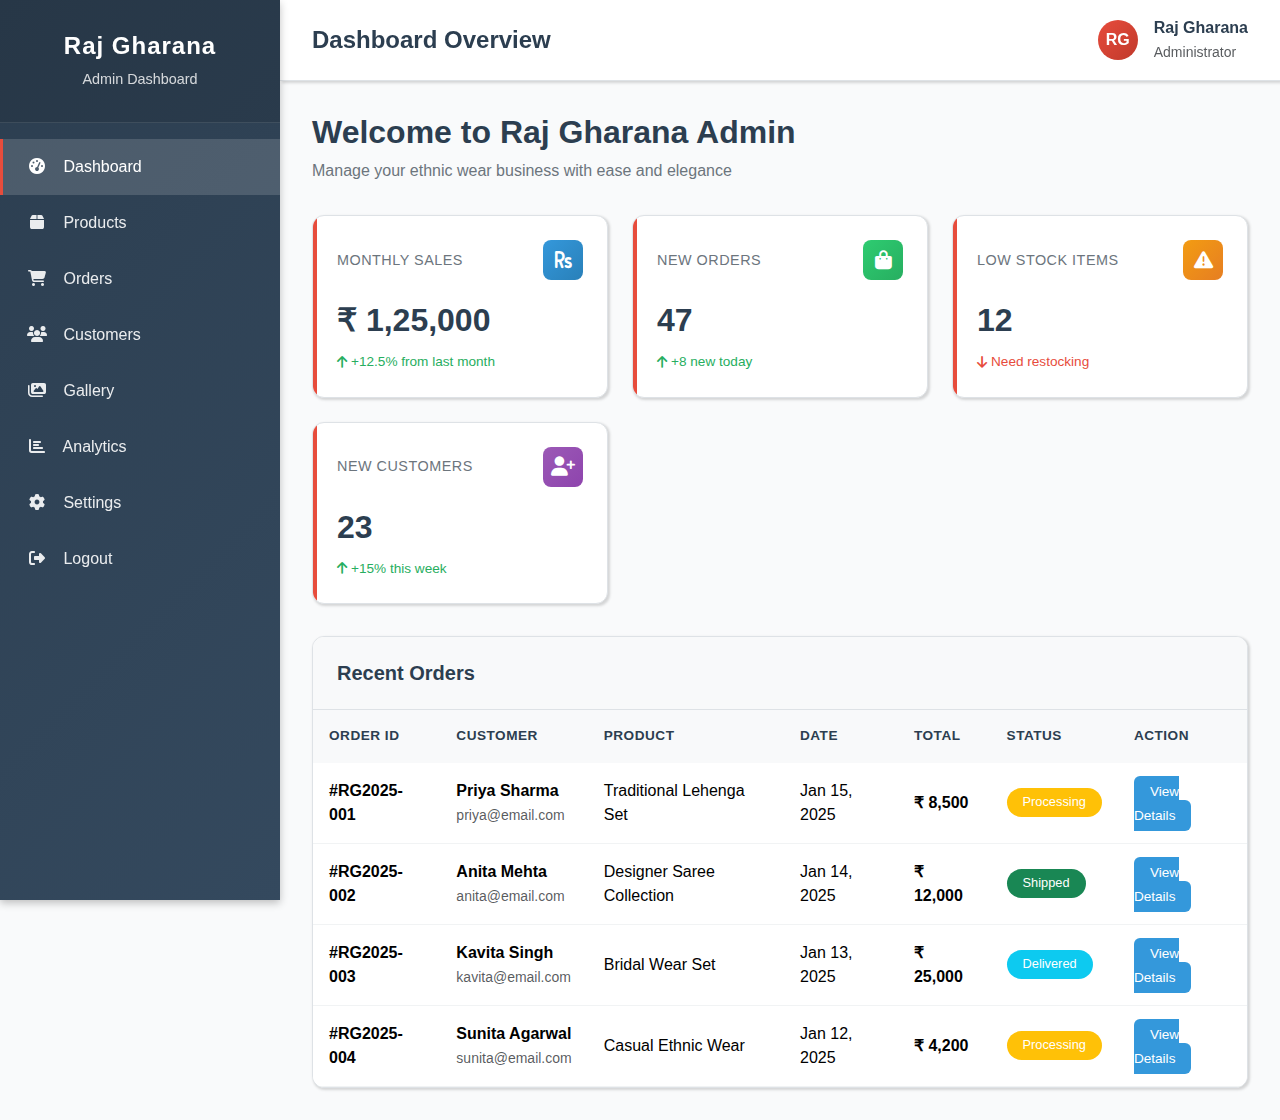
<file: admin-panel.html>
<!DOCTYPE html>
<html lang="en">
<head>
    <meta charset="UTF-8">
    <meta name="viewport" content="width=device-width, initial-scale=1.0">
    <title>Raj Gharana Admin Dashboard</title>
    <link href="https://cdn.jsdelivr.net/npm/bootstrap@5.3.3/dist/css/bootstrap.min.css" rel="stylesheet">
    <link href="https://cdnjs.cloudflare.com/ajax/libs/font-awesome/6.4.0/css/all.min.css" rel="stylesheet">
    <style>
        :root {
            --primary-color: #2c3e50;
            --secondary-color: #f8f9fa;
            --accent-color: #e74c3c;
            --text-dark: #2c3e50;
            --text-light: #6c757d;
            --border-color: #dee2e6;
            --shadow: rgba(0, 0, 0, 0.15) 1.95px 1.95px 2.6px;
            --shadow-hover: rgba(0, 0, 0, 0.24) 0px 3px 8px;
        }

        * {
            margin: 0;
            padding: 0;
            box-sizing: border-box;
        }

        body {
            font-family: 'Segoe UI', Tahoma, Geneva, Verdana, sans-serif;
            background-color: #f9fafb;
            color: var(--text-dark);
        }

        /* Sidebar Styles */
        #sidebar {
            height: 100vh;
            background: linear-gradient(135deg, var(--primary-color) 0%, #34495e 100%);
            color: white;
            padding: 0;
            position: fixed;
            left: 0;
            top: 0;
            width: 280px;
            z-index: 1000;
            box-shadow: var(--shadow-hover);
            transition: all 0.3s ease;
        }

        .sidebar-header {
            padding: 2rem 1.5rem;
            border-bottom: 1px solid rgba(255, 255, 255, 0.1);
            text-align: center;
            background: rgba(0, 0, 0, 0.1);
        }

        .sidebar-header h3 {
            margin: 0;
            font-weight: 600;
            font-size: 1.5rem;
            letter-spacing: 1px;
        }

        .sidebar-header .subtitle {
            font-size: 0.9rem;
            opacity: 0.8;
            margin-top: 0.5rem;
        }

        .sidebar-menu {
            padding: 1rem 0;
        }

        .menu-item {
            display: block;
            padding: 1rem 1.5rem;
            color: rgba(255, 255, 255, 0.9);
            text-decoration: none;
            transition: all 0.3s ease;
            border-left: 3px solid transparent;
            position: relative;
        }

        .menu-item:hover {
            background: rgba(255, 255, 255, 0.1);
            color: white;
            border-left-color: var(--accent-color);
            transform: translateX(5px);
        }

        .menu-item.active {
            background: rgba(255, 255, 255, 0.15);
            color: white;
            border-left-color: var(--accent-color);
        }

        .menu-item i {
            width: 20px;
            margin-right: 12px;
            text-align: center;
        }

        /* Main Content */
        #main-content {
            margin-left: 280px;
            min-height: 100vh;
            transition: all 0.3s ease;
        }

        .top-navbar {
            background: white;
            padding: 1rem 2rem;
            box-shadow: var(--shadow);
            border-bottom: 1px solid var(--border-color);
            position: sticky;
            top: 0;
            z-index: 999;
        }

        .navbar-brand {
            font-size: 1.5rem;
            font-weight: 600;
            color: var(--primary-color);
            text-decoration: none;
        }

        .user-profile {
            display: flex;
            align-items: center;
            gap: 1rem;
        }

        .user-avatar {
            width: 40px;
            height: 40px;
            border-radius: 50%;
            background: linear-gradient(135deg, var(--accent-color), #c0392b);
            display: flex;
            align-items: center;
            justify-content: center;
            color: white;
            font-weight: 600;
        }

        /* Dashboard Content */
        .dashboard-content {
            padding: 2rem;
        }

        .page-title {
            font-size: 2rem;
            font-weight: 600;
            color: var(--primary-color);
            margin-bottom: 0.5rem;
        }

        .page-subtitle {
            color: var(--text-light);
            margin-bottom: 2rem;
        }

        /* Stats Cards */
        .stats-grid {
            display: grid;
            grid-template-columns: repeat(auto-fit, minmax(250px, 1fr));
            gap: 1.5rem;
            margin-bottom: 2rem;
        }

        .stat-card {
            background: white;
            border-radius: 12px;
            padding: 1.5rem;
            box-shadow: var(--shadow);
            border: 1px solid var(--border-color);
            transition: all 0.3s ease;
            position: relative;
            overflow: hidden;
        }

        .stat-card:hover {
            transform: translateY(-5px);
            box-shadow: var(--shadow-hover);
        }

        .stat-card::before {
            content: '';
            position: absolute;
            top: 0;
            left: 0;
            width: 4px;
            height: 100%;
            background: var(--accent-color);
        }

        .stat-header {
            display: flex;
            justify-content: space-between;
            align-items: center;
            margin-bottom: 1rem;
        }

        .stat-title {
            font-size: 0.9rem;
            color: var(--text-light);
            text-transform: uppercase;
            letter-spacing: 0.5px;
            font-weight: 500;
        }

        .stat-icon {
            width: 40px;
            height: 40px;
            border-radius: 8px;
            display: flex;
            align-items: center;
            justify-content: center;
            font-size: 1.2rem;
            color: white;
        }

        .stat-icon.sales { background: linear-gradient(135deg, #3498db, #2980b9); }
        .stat-icon.orders { background: linear-gradient(135deg, #2ecc71, #27ae60); }
        .stat-icon.stock { background: linear-gradient(135deg, #f39c12, #e67e22); }
        .stat-icon.users { background: linear-gradient(135deg, #9b59b6, #8e44ad); }

        .stat-value {
            font-size: 2rem;
            font-weight: 700;
            color: var(--primary-color);
            margin-bottom: 0.5rem;
        }

        .stat-change {
            font-size: 0.85rem;
            display: flex;
            align-items: center;
            gap: 0.25rem;
        }

        .stat-change.positive { color: #27ae60; }
        .stat-change.negative { color: #e74c3c; }

        /* Tables */
        .table-container {
            background: white;
            border-radius: 12px;
            box-shadow: var(--shadow);
            border: 1px solid var(--border-color);
            overflow: hidden;
        }

        .table-header {
            padding: 1.5rem;
            border-bottom: 1px solid var(--border-color);
            background: #f8f9fa;
        }

        .table-title {
            font-size: 1.25rem;
            font-weight: 600;
            color: var(--primary-color);
            margin: 0;
        }

        .table {
            margin: 0;
        }

        .table th {
            background: #f8f9fa;
            border: none;
            padding: 1rem;
            font-weight: 600;
            color: var(--text-dark);
            text-transform: uppercase;
            font-size: 0.85rem;
            letter-spacing: 0.5px;
        }

        .table td {
            border: none;
            padding: 1rem;
            vertical-align: middle;
            border-bottom: 1px solid #f1f3f4;
        }

        .table tbody tr:hover {
            background: #f8f9fa;
        }

        .badge {
            padding: 0.5rem 1rem;
            border-radius: 20px;
            font-size: 0.8rem;
            font-weight: 500;
        }

        .btn-action {
            padding: 0.5rem 1rem;
            border-radius: 6px;
            font-size: 0.85rem;
            font-weight: 500;
            text-decoration: none;
            transition: all 0.3s ease;
        }

        .btn-view {
            background: #3498db;
            color: white;
        }

        .btn-view:hover {
            background: #2980b9;
            color: white;
        }

        /* Responsive Design */
        @media (max-width: 768px) {
            #sidebar {
                transform: translateX(-100%);
                width: 280px;
            }

            #sidebar.show {
                transform: translateX(0);
            }

            #main-content {
                margin-left: 0;
            }

            .stats-grid {
                grid-template-columns: 1fr;
            }

            .dashboard-content {
                padding: 1rem;
            }

            .top-navbar {
                padding: 1rem;
            }
        }

        /* Mobile Menu Toggle */
        .mobile-menu-toggle {
            display: none;
            background: none;
            border: none;
            font-size: 1.5rem;
            color: var(--primary-color);
            cursor: pointer;
        }

        @media (max-width: 768px) {
            .mobile-menu-toggle {
                display: block;
            }
        }

        /* Loading Animation */
        .loading {
            display: inline-block;
            width: 20px;
            height: 20px;
            border: 3px solid #f3f3f3;
            border-top: 3px solid var(--accent-color);
            border-radius: 50%;
            animation: spin 1s linear infinite;
        }

        @keyframes spin {
            0% { transform: rotate(0deg); }
            100% { transform: rotate(360deg); }
        }

        /* Custom Scrollbar */
        ::-webkit-scrollbar {
            width: 6px;
        }

        ::-webkit-scrollbar-track {
            background: #f1f1f1;
        }

        ::-webkit-scrollbar-thumb {
            background: #c1c1c1;
            border-radius: 3px;
        }

        ::-webkit-scrollbar-thumb:hover {
            background: #a8a8a8;
        }
    </style>
</head>
<body>
    <!-- Sidebar -->
    <div id="sidebar">
        <div class="sidebar-header">
            <h3>Raj Gharana</h3>
            <div class="subtitle">Admin Dashboard</div>
        </div>
        <nav class="sidebar-menu">
            <a href="#" class="menu-item active">
                <i class="fas fa-tachometer-alt"></i>
                Dashboard
            </a>
            <a href="#" class="menu-item">
                <i class="fas fa-box"></i>
                Products
            </a>
            <a href="#" class="menu-item">
                <i class="fas fa-shopping-cart"></i>
                Orders
            </a>
            <a href="#" class="menu-item">
                <i class="fas fa-users"></i>
                Customers
            </a>
            <a href="#" class="menu-item">
                <i class="fas fa-images"></i>
                Gallery
            </a>
            <a href="#" class="menu-item">
                <i class="fas fa-chart-bar"></i>
                Analytics
            </a>
            <a href="#" class="menu-item">
                <i class="fas fa-cog"></i>
                Settings
            </a>
            <a href="#" class="menu-item">
                <i class="fas fa-sign-out-alt"></i>
                Logout
            </a>
        </nav>
    </div>

    <!-- Main Content -->
    <div id="main-content">
        <!-- Top Navbar -->
        <nav class="top-navbar">
            <div class="d-flex justify-content-between align-items-center">
                <div class="d-flex align-items-center">
                    <button class="mobile-menu-toggle me-3">
                        <i class="fas fa-bars"></i>
                    </button>
                    <a href="#" class="navbar-brand">Dashboard Overview</a>
                </div>
                <div class="user-profile">
                    <div class="user-avatar">RG</div>
                    <div>
                        <div class="fw-bold">Raj Gharana</div>
                        <small class="text-muted">Administrator</small>
                    </div>
                </div>
            </div>
        </nav>

        <!-- Dashboard Content -->
        <div class="dashboard-content">
            <h1 class="page-title">Welcome to Raj Gharana Admin</h1>
            <p class="page-subtitle">Manage your ethnic wear business with ease and elegance</p>

            <!-- Stats Grid -->
            <div class="stats-grid">
                <div class="stat-card">
                    <div class="stat-header">
                        <div class="stat-title">Monthly Sales</div>
                        <div class="stat-icon sales">
                            <i class="fas fa-rupee-sign"></i>
                        </div>
                    </div>
                    <div class="stat-value">₹ 1,25,000</div>
                    <div class="stat-change positive">
                        <i class="fas fa-arrow-up"></i>
                        <span>+12.5% from last month</span>
                    </div>
                </div>

                <div class="stat-card">
                    <div class="stat-header">
                        <div class="stat-title">New Orders</div>
                        <div class="stat-icon orders">
                            <i class="fas fa-shopping-bag"></i>
                        </div>
                    </div>
                    <div class="stat-value">47</div>
                    <div class="stat-change positive">
                        <i class="fas fa-arrow-up"></i>
                        <span>+8 new today</span>
                    </div>
                </div>

                <div class="stat-card">
                    <div class="stat-header">
                        <div class="stat-title">Low Stock Items</div>
                        <div class="stat-icon stock">
                            <i class="fas fa-exclamation-triangle"></i>
                        </div>
                    </div>
                    <div class="stat-value">12</div>
                    <div class="stat-change negative">
                        <i class="fas fa-arrow-down"></i>
                        <span>Need restocking</span>
                    </div>
                </div>

                <div class="stat-card">
                    <div class="stat-header">
                        <div class="stat-title">New Customers</div>
                        <div class="stat-icon users">
                            <i class="fas fa-user-plus"></i>
                        </div>
                    </div>
                    <div class="stat-value">23</div>
                    <div class="stat-change positive">
                        <i class="fas fa-arrow-up"></i>
                        <span>+15% this week</span>
                    </div>
                </div>
            </div>

            <!-- Recent Orders Table -->
            <div class="table-container">
                <div class="table-header">
                    <h3 class="table-title">Recent Orders</h3>
                </div>
                <div class="table-responsive">
                    <table class="table">
                        <thead>
                            <tr>
                                <th>Order ID</th>
                                <th>Customer</th>
                                <th>Product</th>
                                <th>Date</th>
                                <th>Total</th>
                                <th>Status</th>
                                <th>Action</th>
                            </tr>
                        </thead>
                        <tbody>
                            <tr>
                                <td><strong>#RG2025-001</strong></td>
                                <td>
                                    <div>
                                        <div class="fw-bold">Priya Sharma</div>
                                        <small class="text-muted">priya@email.com</small>
                                    </div>
                                </td>
                                <td>Traditional Lehenga Set</td>
                                <td>Jan 15, 2025</td>
                                <td><strong>₹ 8,500</strong></td>
                                <td><span class="badge bg-warning">Processing</span></td>
                                <td><a href="#" class="btn-action btn-view">View Details</a></td>
                            </tr>
                            <tr>
                                <td><strong>#RG2025-002</strong></td>
                                <td>
                                    <div>
                                        <div class="fw-bold">Anita Mehta</div>
                                        <small class="text-muted">anita@email.com</small>
                                    </div>
                                </td>
                                <td>Designer Saree Collection</td>
                                <td>Jan 14, 2025</td>
                                <td><strong>₹ 12,000</strong></td>
                                <td><span class="badge bg-success">Shipped</span></td>
                                <td><a href="#" class="btn-action btn-view">View Details</a></td>
                            </tr>
                            <tr>
                                <td><strong>#RG2025-003</strong></td>
                                <td>
                                    <div>
                                        <div class="fw-bold">Kavita Singh</div>
                                        <small class="text-muted">kavita@email.com</small>
                                    </div>
                                </td>
                                <td>Bridal Wear Set</td>
                                <td>Jan 13, 2025</td>
                                <td><strong>₹ 25,000</strong></td>
                                <td><span class="badge bg-info">Delivered</span></td>
                                <td><a href="#" class="btn-action btn-view">View Details</a></td>
                            </tr>
                            <tr>
                                <td><strong>#RG2025-004</strong></td>
                                <td>
                                    <div>
                                        <div class="fw-bold">Sunita Agarwal</div>
                                        <small class="text-muted">sunita@email.com</small>
                                    </div>
                                </td>
                                <td>Casual Ethnic Wear</td>
                                <td>Jan 12, 2025</td>
                                <td><strong>₹ 4,200</strong></td>
                                <td><span class="badge bg-warning">Processing</span></td>
                                <td><a href="#" class="btn-action btn-view">View Details</a></td>
                            </tr>
                        </tbody>
                    </table>
                </div>
            </div>
        </div>
    </div>

    <script src="https://cdn.jsdelivr.net/npm/bootstrap@5.3.3/dist/js/bootstrap.bundle.min.js"></script>
    <script>
        // Mobile menu toggle
        document.querySelector('.mobile-menu-toggle').addEventListener('click', function() {
            document.getElementById('sidebar').classList.toggle('show');
        });

        // Close sidebar when clicking outside on mobile
        document.addEventListener('click', function(event) {
            const sidebar = document.getElementById('sidebar');
            const toggle = document.querySelector('.mobile-menu-toggle');
            
            if (window.innerWidth <= 768 && 
                !sidebar.contains(event.target) && 
                !toggle.contains(event.target)) {
                sidebar.classList.remove('show');
            }
        });

        // Menu item active state
        document.querySelectorAll('.menu-item').forEach(item => {
            item.addEventListener('click', function(e) {
                e.preventDefault();
                
                // Remove active class from all items
                document.querySelectorAll('.menu-item').forEach(menuItem => {
                    menuItem.classList.remove('active');
                });
                
                // Add active class to clicked item
                this.classList.add('active');
            });
        });

        // Simulate loading for better UX
        window.addEventListener('load', function() {
            // Add any initialization code here
            console.log('Raj Gharana Admin Dashboard loaded successfully');
        });
    </script>
</body>
</html>
</file>
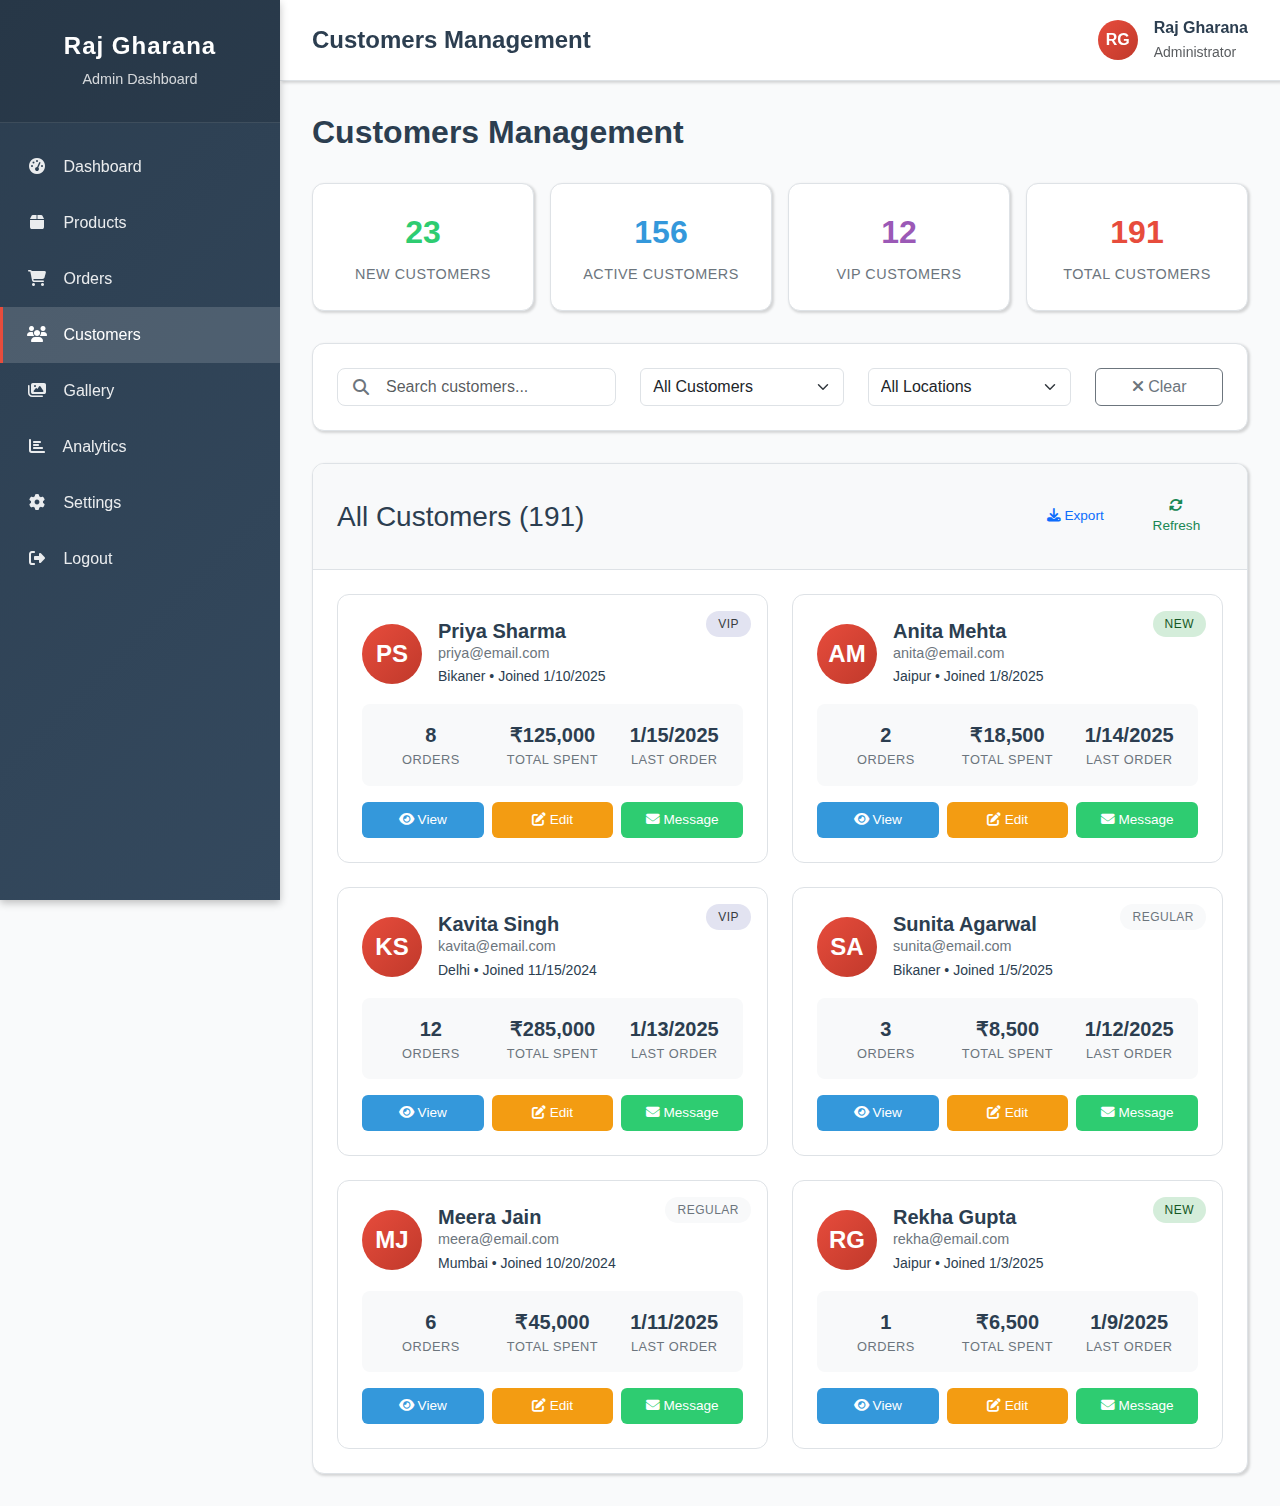
<file: customers-page.html>
<!DOCTYPE html>
<html lang="en">
<head>
    <meta charset="UTF-8">
    <meta name="viewport" content="width=device-width, initial-scale=1.0">
    <title>Customers Management - Raj Gharana Admin</title>
    <link href="https://cdn.jsdelivr.net/npm/bootstrap@5.3.3/dist/css/bootstrap.min.css" rel="stylesheet">
    <link href="https://cdnjs.cloudflare.com/ajax/libs/font-awesome/6.4.0/css/all.min.css" rel="stylesheet">
    <style>
        :root {
            --primary-color: #2c3e50;
            --secondary-color: #f8f9fa;
            --accent-color: #e74c3c;
            --text-dark: #2c3e50;
            --text-light: #6c757d;
            --border-color: #dee2e6;
            --shadow: rgba(0, 0, 0, 0.15) 1.95px 1.95px 2.6px;
            --shadow-hover: rgba(0, 0, 0, 0.24) 0px 3px 8px;
        }

        * {
            margin: 0;
            padding: 0;
            box-sizing: border-box;
        }

        body {
            font-family: 'Segoe UI', Tahoma, Geneva, Verdana, sans-serif;
            background-color: #f9fafb;
            color: var(--text-dark);
        }

        /* Sidebar Styles */
        #sidebar {
            height: 100vh;
            background: linear-gradient(135deg, var(--primary-color) 0%, #34495e 100%);
            color: white;
            padding: 0;
            position: fixed;
            left: 0;
            top: 0;
            width: 280px;
            z-index: 1000;
            box-shadow: var(--shadow-hover);
            transition: all 0.3s ease;
        }

        .sidebar-header {
            padding: 2rem 1.5rem;
            border-bottom: 1px solid rgba(255, 255, 255, 0.1);
            text-align: center;
            background: rgba(0, 0, 0, 0.1);
        }

        .sidebar-header h3 {
            margin: 0;
            font-weight: 600;
            font-size: 1.5rem;
            letter-spacing: 1px;
        }

        .sidebar-header .subtitle {
            font-size: 0.9rem;
            opacity: 0.8;
            margin-top: 0.5rem;
        }

        .sidebar-menu {
            padding: 1rem 0;
        }

        .menu-item {
            display: block;
            padding: 1rem 1.5rem;
            color: rgba(255, 255, 255, 0.9);
            text-decoration: none;
            transition: all 0.3s ease;
            border-left: 3px solid transparent;
            position: relative;
        }

        .menu-item:hover {
            background: rgba(255, 255, 255, 0.1);
            color: white;
            border-left-color: var(--accent-color);
            transform: translateX(5px);
        }

        .menu-item.active {
            background: rgba(255, 255, 255, 0.15);
            color: white;
            border-left-color: var(--accent-color);
        }

        .menu-item i {
            width: 20px;
            margin-right: 12px;
            text-align: center;
        }

        /* Main Content */
        #main-content {
            margin-left: 280px;
            min-height: 100vh;
            transition: all 0.3s ease;
        }

        .top-navbar {
            background: white;
            padding: 1rem 2rem;
            box-shadow: var(--shadow);
            border-bottom: 1px solid var(--border-color);
            position: sticky;
            top: 0;
            z-index: 999;
        }

        .navbar-brand {
            font-size: 1.5rem;
            font-weight: 600;
            color: var(--primary-color);
            text-decoration: none;
        }

        .user-profile {
            display: flex;
            align-items: center;
            gap: 1rem;
        }

        .user-avatar {
            width: 40px;
            height: 40px;
            border-radius: 50%;
            background: linear-gradient(135deg, var(--accent-color), #c0392b);
            display: flex;
            align-items: center;
            justify-content: center;
            color: white;
            font-weight: 600;
        }

        /* Page Content */
        .page-content {
            padding: 2rem;
        }

        .page-header {
            display: flex;
            justify-content: space-between;
            align-items: center;
            margin-bottom: 2rem;
        }

        .page-title {
            font-size: 2rem;
            font-weight: 600;
            color: var(--primary-color);
            margin: 0;
        }

        /* Stats Cards */
        .stats-row {
            display: grid;
            grid-template-columns: repeat(auto-fit, minmax(200px, 1fr));
            gap: 1rem;
            margin-bottom: 2rem;
        }

        .stat-card {
            background: white;
            border-radius: 12px;
            padding: 1.5rem;
            box-shadow: var(--shadow);
            border: 1px solid var(--border-color);
            text-align: center;
            transition: all 0.3s ease;
        }

        .stat-card:hover {
            transform: translateY(-3px);
            box-shadow: var(--shadow-hover);
        }

        .stat-number {
            font-size: 2rem;
            font-weight: 700;
            color: var(--primary-color);
            margin-bottom: 0.5rem;
        }

        .stat-label {
            color: var(--text-light);
            font-size: 0.9rem;
            text-transform: uppercase;
            letter-spacing: 0.5px;
        }

        .stat-card.new .stat-number { color: #2ecc71; }
        .stat-card.active .stat-number { color: #3498db; }
        .stat-card.vip .stat-number { color: #9b59b6; }
        .stat-card.total .stat-number { color: var(--accent-color); }

        /* Filters Section */
        .filters-section {
            background: white;
            border-radius: 12px;
            padding: 1.5rem;
            box-shadow: var(--shadow);
            border: 1px solid var(--border-color);
            margin-bottom: 2rem;
        }

        .search-box {
            position: relative;
        }

        .search-box input {
            padding-left: 3rem;
            border-radius: 8px;
            border: 1px solid var(--border-color);
        }

        .search-box i {
            position: absolute;
            left: 1rem;
            top: 50%;
            transform: translateY(-50%);
            color: var(--text-light);
        }

        /* Customers Grid */
        .customers-container {
            background: white;
            border-radius: 12px;
            box-shadow: var(--shadow);
            border: 1px solid var(--border-color);
            overflow: hidden;
        }

        .customers-header {
            padding: 1.5rem;
            border-bottom: 1px solid var(--border-color);
            background: #f8f9fa;
            display: flex;
            justify-content: space-between;
            align-items: center;
        }

        .customers-grid {
            display: grid;
            grid-template-columns: repeat(auto-fill, minmax(350px, 1fr));
            gap: 1.5rem;
            padding: 1.5rem;
        }

        .customer-card {
            border: 1px solid var(--border-color);
            border-radius: 12px;
            padding: 1.5rem;
            transition: all 0.3s ease;
            background: white;
            position: relative;
        }

        .customer-card:hover {
            transform: translateY(-5px);
            box-shadow: var(--shadow-hover);
        }

        .customer-header {
            display: flex;
            align-items: center;
            gap: 1rem;
            margin-bottom: 1rem;
        }

        .customer-avatar {
            width: 60px;
            height: 60px;
            border-radius: 50%;
            background: linear-gradient(135deg, var(--accent-color), #c0392b);
            display: flex;
            align-items: center;
            justify-content: center;
            color: white;
            font-weight: 600;
            font-size: 1.5rem;
        }

        .customer-info h5 {
            margin: 0;
            font-weight: 600;
            color: var(--primary-color);
        }

        .customer-info p {
            margin: 0;
            color: var(--text-light);
            font-size: 0.9rem;
        }

        .customer-stats {
            display: grid;
            grid-template-columns: repeat(3, 1fr);
            gap: 1rem;
            margin: 1rem 0;
            padding: 1rem;
            background: #f8f9fa;
            border-radius: 8px;
        }

        .stat-item {
            text-align: center;
        }

        .stat-item .number {
            font-size: 1.25rem;
            font-weight: 700;
            color: var(--primary-color);
        }

        .stat-item .label {
            font-size: 0.8rem;
            color: var(--text-light);
            text-transform: uppercase;
            letter-spacing: 0.5px;
        }

        .customer-actions {
            display: flex;
            gap: 0.5rem;
            margin-top: 1rem;
        }

        .btn-sm {
            padding: 0.5rem 1rem;
            border-radius: 6px;
            font-size: 0.85rem;
            font-weight: 500;
            text-decoration: none;
            transition: all 0.3s ease;
            border: none;
            cursor: pointer;
            flex: 1;
        }

        .btn-view {
            background: #3498db;
            color: white;
        }

        .btn-view:hover {
            background: #2980b9;
            color: white;
        }

        .btn-edit {
            background: #f39c12;
            color: white;
        }

        .btn-edit:hover {
            background: #e67e22;
            color: white;
        }

        .btn-message {
            background: #2ecc71;
            color: white;
        }

        .btn-message:hover {
            background: #27ae60;
            color: white;
        }

        .customer-badge {
            position: absolute;
            top: 1rem;
            right: 1rem;
            padding: 0.25rem 0.75rem;
            border-radius: 20px;
            font-size: 0.75rem;
            font-weight: 500;
            text-transform: uppercase;
            letter-spacing: 0.5px;
        }

        .badge-new { background: #d4edda; color: #155724; }
        .badge-vip { background: #e2e3f1; color: #383d41; }
        .badge-regular { background: #f8f9fa; color: #6c757d; }

        /* Customer Details Modal */
        .modal-content {
            border-radius: 12px;
            border: none;
            box-shadow: var(--shadow-hover);
        }

        .modal-header {
            background: linear-gradient(135deg, var(--primary-color), #34495e);
            color: white;
            border-radius: 12px 12px 0 0;
        }

        .modal-header .btn-close {
            filter: invert(1);
        }

        .customer-profile {
            text-align: center;
            padding: 2rem;
            background: #f8f9fa;
            border-radius: 8px;
            margin-bottom: 2rem;
        }

        .profile-avatar {
            width: 100px;
            height: 100px;
            border-radius: 50%;
            background: linear-gradient(135deg, var(--accent-color), #c0392b);
            display: flex;
            align-items: center;
            justify-content: center;
            color: white;
            font-weight: 600;
            font-size: 2.5rem;
            margin: 0 auto 1rem;
        }

        .order-history {
            border: 1px solid var(--border-color);
            border-radius: 8px;
            overflow: hidden;
        }

        .order-item {
            display: flex;
            justify-content: space-between;
            align-items: center;
            padding: 1rem;
            border-bottom: 1px solid var(--border-color);
        }

        .order-item:last-child {
            border-bottom: none;
        }

        .order-info h6 {
            margin: 0;
            font-weight: 600;
        }

        .order-info small {
            color: var(--text-light);
        }

        .order-amount {
            font-weight: 600;
            color: var(--accent-color);
        }

        /* Responsive Design */
        @media (max-width: 768px) {
            #sidebar {
                transform: translateX(-100%);
                width: 280px;
            }

            #sidebar.show {
                transform: translateX(0);
            }

            #main-content {
                margin-left: 0;
            }

            .customers-grid {
                grid-template-columns: 1fr;
            }

            .page-content {
                padding: 1rem;
            }

            .top-navbar {
                padding: 1rem;
            }

            .page-header {
                flex-direction: column;
                gap: 1rem;
                align-items: stretch;
            }

            .stats-row {
                grid-template-columns: repeat(2, 1fr);
            }
        }

        /* Mobile Menu Toggle */
        .mobile-menu-toggle {
            display: none;
            background: none;
            border: none;
            font-size: 1.5rem;
            color: var(--primary-color);
            cursor: pointer;
        }

        @media (max-width: 768px) {
            .mobile-menu-toggle {
                display: block;
            }
        }

        /* Custom Scrollbar */
        ::-webkit-scrollbar {
            width: 6px;
        }

        ::-webkit-scrollbar-track {
            background: #f1f1f1;
        }

        ::-webkit-scrollbar-thumb {
            background: #c1c1c1;
            border-radius: 3px;
        }

        ::-webkit-scrollbar-thumb:hover {
            background: #a8a8a8;
        }
    </style>
</head>
<body>
    <!-- Sidebar -->
    <div id="sidebar">
        <div class="sidebar-header">
            <h3>Raj Gharana</h3>
            <div class="subtitle">Admin Dashboard</div>
        </div>
        <nav class="sidebar-menu">
            <a href="admin-panel.html" class="menu-item">
                <i class="fas fa-tachometer-alt"></i>
                Dashboard
            </a>
            <a href="products-page.html" class="menu-item">
                <i class="fas fa-box"></i>
                Products
            </a>
            <a href="orders-page.html" class="menu-item">
                <i class="fas fa-shopping-cart"></i>
                Orders
            </a>
            <a href="customers-page.html" class="menu-item active">
                <i class="fas fa-users"></i>
                Customers
            </a>
            <a href="#" class="menu-item">
                <i class="fas fa-images"></i>
                Gallery
            </a>
            <a href="#" class="menu-item">
                <i class="fas fa-chart-bar"></i>
                Analytics
            </a>
            <a href="#" class="menu-item">
                <i class="fas fa-cog"></i>
                Settings
            </a>
            <a href="#" class="menu-item">
                <i class="fas fa-sign-out-alt"></i>
                Logout
            </a>
        </nav>
    </div>

    <!-- Main Content -->
    <div id="main-content">
        <!-- Top Navbar -->
        <nav class="top-navbar">
            <div class="d-flex justify-content-between align-items-center">
                <div class="d-flex align-items-center">
                    <button class="mobile-menu-toggle me-3">
                        <i class="fas fa-bars"></i>
                    </button>
                    <a href="#" class="navbar-brand">Customers Management</a>
                </div>
                <div class="user-profile">
                    <div class="user-avatar">RG</div>
                    <div>
                        <div class="fw-bold">Raj Gharana</div>
                        <small class="text-muted">Administrator</small>
                    </div>
                </div>
            </div>
        </nav>

        <!-- Page Content -->
        <div class="page-content">
            <!-- Page Header -->
            <div class="page-header">
                <h1 class="page-title">Customers Management</h1>
            </div>

            <!-- Stats Row -->
            <div class="stats-row">
                <div class="stat-card new">
                    <div class="stat-number">23</div>
                    <div class="stat-label">New Customers</div>
                </div>
                <div class="stat-card active">
                    <div class="stat-number">156</div>
                    <div class="stat-label">Active Customers</div>
                </div>
                <div class="stat-card vip">
                    <div class="stat-number">12</div>
                    <div class="stat-label">VIP Customers</div>
                </div>
                <div class="stat-card total">
                    <div class="stat-number">191</div>
                    <div class="stat-label">Total Customers</div>
                </div>
            </div>

            <!-- Filters Section -->
            <div class="filters-section">
                <div class="row">
                    <div class="col-md-4">
                        <div class="search-box">
                            <i class="fas fa-search"></i>
                            <input type="text" class="form-control" placeholder="Search customers..." id="searchInput">
                        </div>
                    </div>
                    <div class="col-md-3">
                        <select class="form-select" id="statusFilter">
                            <option value="">All Customers</option>
                            <option value="new">New Customers</option>
                            <option value="vip">VIP Customers</option>
                            <option value="regular">Regular Customers</option>
                        </select>
                    </div>
                    <div class="col-md-3">
                        <select class="form-select" id="locationFilter">
                            <option value="">All Locations</option>
                            <option value="bikaner">Bikaner</option>
                            <option value="jaipur">Jaipur</option>
                            <option value="delhi">Delhi</option>
                            <option value="mumbai">Mumbai</option>
                        </select>
                    </div>
                    <div class="col-md-2">
                        <button class="btn btn-outline-secondary w-100" onclick="clearFilters()">
                            <i class="fas fa-times"></i> Clear
                        </button>
                    </div>
                </div>
            </div>

            <!-- Customers Grid -->
            <div class="customers-container">
                <div class="customers-header">
                    <h3 class="mb-0">All Customers (191)</h3>
                    <div class="d-flex gap-2">
                        <button class="btn btn-outline-primary btn-sm" onclick="exportCustomers()">
                            <i class="fas fa-download"></i> Export
                        </button>
                        <button class="btn btn-outline-success btn-sm" onclick="refreshCustomers()">
                            <i class="fas fa-sync-alt"></i> Refresh
                        </button>
                    </div>
                </div>
                <div class="customers-grid" id="customersGrid">
                    <!-- Customer cards will be dynamically generated -->
                </div>
            </div>
        </div>
    </div>

    <!-- Customer Details Modal -->
    <div class="modal fade" id="customerDetailsModal" tabindex="-1">
        <div class="modal-dialog modal-lg">
            <div class="modal-content">
                <div class="modal-header">
                    <h5 class="modal-title">Customer Profile</h5>
                    <button type="button" class="btn-close" data-bs-dismiss="modal"></button>
                </div>
                <div class="modal-body" id="customerDetailsContent">
                    <!-- Customer details will be populated here -->
                </div>
                <div class="modal-footer">
                    <button type="button" class="btn btn-secondary" data-bs-dismiss="modal">Close</button>
                    <button type="button" class="btn btn-primary" onclick="sendMessage()">Send Message</button>
                </div>
            </div>
        </div>
    </div>

    <script src="https://cdn.jsdelivr.net/npm/bootstrap@5.3.3/dist/js/bootstrap.bundle.min.js"></script>
    <script>
        // Sample customers data
        const customers = [
            {
                id: 1,
                name: 'Priya Sharma',
                email: 'priya@email.com',
                phone: '+91 98765 43210',
                location: 'Bikaner',
                joinDate: '2025-01-10',
                status: 'vip',
                totalOrders: 8,
                totalSpent: 125000,
                lastOrder: '2025-01-15',
                orders: [
                    { id: 'RG2025-001', date: '2025-01-15', amount: 15000, status: 'delivered' },
                    { id: 'RG2025-008', date: '2025-01-10', amount: 25000, status: 'delivered' },
                    { id: 'RG2024-156', date: '2024-12-20', amount: 18000, status: 'delivered' }
                ]
            },
            {
                id: 2,
                name: 'Anita Mehta',
                email: 'anita@email.com',
                phone: '+91 98765 43211',
                location: 'Jaipur',
                joinDate: '2025-01-08',
                status: 'new',
                totalOrders: 2,
                totalSpent: 18500,
                lastOrder: '2025-01-14',
                orders: [
                    { id: 'RG2025-002', date: '2025-01-14', amount: 8500, status: 'shipped' },
                    { id: 'RG2025-005', date: '2025-01-08', amount: 10000, status: 'delivered' }
                ]
            },
            {
                id: 3,
                name: 'Kavita Singh',
                email: 'kavita@email.com',
                phone: '+91 98765 43212',
                location: 'Delhi',
                joinDate: '2024-11-15',
                status: 'vip',
                totalOrders: 12,
                totalSpent: 285000,
                lastOrder: '2025-01-13',
                orders: [
                    { id: 'RG2025-003', date: '2025-01-13', amount: 45000, status: 'delivered' },
                    { id: 'RG2024-145', date: '2024-12-25', amount: 35000, status: 'delivered' },
                    { id: 'RG2024-132', date: '2024-12-10', amount: 28000, status: 'delivered' }
                ]
            },
            {
                id: 4,
                name: 'Sunita Agarwal',
                email: 'sunita@email.com',
                phone: '+91 98765 43213',
                location: 'Bikaner',
                joinDate: '2025-01-05',
                status: 'regular',
                totalOrders: 3,
                totalSpent: 8500,
                lastOrder: '2025-01-12',
                orders: [
                    { id: 'RG2025-004', date: '2025-01-12', amount: 2500, status: 'pending' },
                    { id: 'RG2025-006', date: '2025-01-07', amount: 3500, status: 'delivered' },
                    { id: 'RG2025-009', date: '2025-01-05', amount: 2500, status: 'delivered' }
                ]
            },
            {
                id: 5,
                name: 'Meera Jain',
                email: 'meera@email.com',
                phone: '+91 98765 43214',
                location: 'Mumbai',
                joinDate: '2024-10-20',
                status: 'regular',
                totalOrders: 6,
                totalSpent: 45000,
                lastOrder: '2025-01-11',
                orders: [
                    { id: 'RG2025-005', date: '2025-01-11', amount: 12000, status: 'processing' },
                    { id: 'RG2024-128', date: '2024-12-15', amount: 8000, status: 'delivered' },
                    { id: 'RG2024-115', date: '2024-11-20', amount: 15000, status: 'delivered' }
                ]
            },
            {
                id: 6,
                name: 'Rekha Gupta',
                email: 'rekha@email.com',
                phone: '+91 98765 43215',
                location: 'Jaipur',
                joinDate: '2025-01-03',
                status: 'new',
                totalOrders: 1,
                totalSpent: 6500,
                lastOrder: '2025-01-09',
                orders: [
                    { id: 'RG2025-007', date: '2025-01-09', amount: 6500, status: 'delivered' }
                ]
            }
        ];

        // Render customers
        function renderCustomers(customersToRender = customers) {
            const grid = document.getElementById('customersGrid');
            grid.innerHTML = '';

            customersToRender.forEach(customer => {
                const initials = customer.name.split(' ').map(n => n[0]).join('').toUpperCase();
                const badgeClass = `badge-${customer.status}`;
                const badgeText = customer.status.charAt(0).toUpperCase() + customer.status.slice(1);

                const customerCard = `
                    <div class="customer-card">
                        <div class="customer-badge ${badgeClass}">${badgeText}</div>
                        <div class="customer-header">
                            <div class="customer-avatar">${initials}</div>
                            <div class="customer-info">
                                <h5>${customer.name}</h5>
                                <p>${customer.email}</p>
                                <small>${customer.location} • Joined ${new Date(customer.joinDate).toLocaleDateString()}</small>
                            </div>
                        </div>
                        <div class="customer-stats">
                            <div class="stat-item">
                                <div class="number">${customer.totalOrders}</div>
                                <div class="label">Orders</div>
                            </div>
                            <div class="stat-item">
                                <div class="number">₹${customer.totalSpent.toLocaleString()}</div>
                                <div class="label">Total Spent</div>
                            </div>
                            <div class="stat-item">
                                <div class="number">${new Date(customer.lastOrder).toLocaleDateString()}</div>
                                <div class="label">Last Order</div>
                            </div>
                        </div>
                        <div class="customer-actions">
                            <button class="btn-sm btn-view" onclick="viewCustomer(${customer.id})">
                                <i class="fas fa-eye"></i> View
                            </button>
                            <button class="btn-sm btn-edit" onclick="editCustomer(${customer.id})">
                                <i class="fas fa-edit"></i> Edit
                            </button>
                            <button class="btn-sm btn-message" onclick="messageCustomer(${customer.id})">
                                <i class="fas fa-envelope"></i> Message
                            </button>
                        </div>
                    </div>
                `;
                grid.innerHTML += customerCard;
            });
        }

        // View customer details
        function viewCustomer(customerId) {
            const customer = customers.find(c => c.id === customerId);
            if (!customer) return;

            const initials = customer.name.split(' ').map(n => n[0]).join('').toUpperCase();

            const content = `
                <div class="customer-profile">
                    <div class="profile-avatar">${initials}</div>
                    <h4>${customer.name}</h4>
                    <p class="text-muted">${customer.email}</p>
                    <p><strong>Phone:</strong> ${customer.phone}</p>
                    <p><strong>Location:</strong> ${customer.location}</p>
                    <p><strong>Member Since:</strong> ${new Date(customer.joinDate).toLocaleDateString()}</p>
                </div>

                <div class="row mb-4">
                    <div class="col-md-4">
                        <div class="text-center p-3 bg-light rounded">
                            <h5 class="text-primary">${customer.totalOrders}</h5>
                            <small>Total Orders</small>
                        </div>
                    </div>
                    <div class="col-md-4">
                        <div class="text-center p-3 bg-light rounded">
                            <h5 class="text-success">₹${customer.totalSpent.toLocaleString()}</h5>
                            <small>Total Spent</small>
                        </div>
                    </div>
                    <div class="col-md-4">
                        <div class="text-center p-3 bg-light rounded">
                            <h5 class="text-info">${new Date(customer.lastOrder).toLocaleDateString()}</h5>
                            <small>Last Order</small>
                        </div>
                    </div>
                </div>

                <h6>Order History</h6>
                <div class="order-history">
                    ${customer.orders.map(order => `
                        <div class="order-item">
                            <div class="order-info">
                                <h6>${order.id}</h6>
                                <small>${new Date(order.date).toLocaleDateString()}</small>
                            </div>
                            <div class="order-amount">₹${order.amount.toLocaleString()}</div>
                        </div>
                    `).join('')}
                </div>
            `;

            document.getElementById('customerDetailsContent').innerHTML = content;
            new bootstrap.Modal(document.getElementById('customerDetailsModal')).show();
        }

        // Edit customer
        function editCustomer(customerId) {
            const customer = customers.find(c => c.id === customerId);
            if (!customer) return;

            const newStatus = prompt('Update customer status (new/regular/vip):', customer.status);
            if (newStatus && newStatus !== customer.status) {
                customer.status = newStatus.toLowerCase();
                renderCustomers();
                alert('Customer status updated successfully!');
            }
        }

        // Message customer
        function messageCustomer(customerId) {
            const customer = customers.find(c => c.id === customerId);
            if (!customer) return;

            const message = prompt(`Send message to ${customer.name}:`);
            if (message) {
                alert(`Message sent to ${customer.name}: "${message}"`);
            }
        }

        // Send message from modal
        function sendMessage() {
            const message = prompt('Enter your message:');
            if (message) {
                alert('Message sent successfully!');
                bootstrap.Modal.getInstance(document.getElementById('customerDetailsModal')).hide();
            }
        }

        // Search functionality
        document.getElementById('searchInput').addEventListener('input', function() {
            const searchTerm = this.value.toLowerCase();
            const filteredCustomers = customers.filter(customer => 
                customer.name.toLowerCase().includes(searchTerm) ||
                customer.email.toLowerCase().includes(searchTerm) ||
                customer.location.toLowerCase().includes(searchTerm)
            );
            renderCustomers(filteredCustomers);
        });

        // Status filter
        document.getElementById('statusFilter').addEventListener('change', function() {
            const status = this.value;
            if (status === '') {
                renderCustomers();
            } else {
                const filteredCustomers = customers.filter(customer => customer.status === status);
                renderCustomers(filteredCustomers);
            }
        });

        // Location filter
        document.getElementById('locationFilter').addEventListener('change', function() {
            const location = this.value;
            if (location === '') {
                renderCustomers();
            } else {
                const filteredCustomers = customers.filter(customer => 
                    customer.location.toLowerCase() === location.toLowerCase()
                );
                renderCustomers(filteredCustomers);
            }
        });

        // Clear filters
        function clearFilters() {
            document.getElementById('searchInput').value = '';
            document.getElementById('statusFilter').value = '';
            document.getElementById('locationFilter').value = '';
            renderCustomers();
        }

        // Export customers
        function exportCustomers() {
            alert('Exporting customers to CSV...');
        }

        // Refresh customers
        function refreshCustomers() {
            renderCustomers();
            alert('Customers refreshed!');
        }

        // Mobile menu toggle
        document.querySelector('.mobile-menu-toggle').addEventListener('click', function() {
            document.getElementById('sidebar').classList.toggle('show');
        });

        // Close sidebar when clicking outside on mobile
        document.addEventListener('click', function(event) {
            const sidebar = document.getElementById('sidebar');
            const toggle = document.querySelector('.mobile-menu-toggle');
            
            if (window.innerWidth <= 768 && 
                !sidebar.contains(event.target) && 
                !toggle.contains(event.target)) {
                sidebar.classList.remove('show');
            }
        });

        // Initialize
        document.addEventListener('DOMContentLoaded', function() {
            renderCustomers();
        });
    </script>
</body>
</html>
</file>
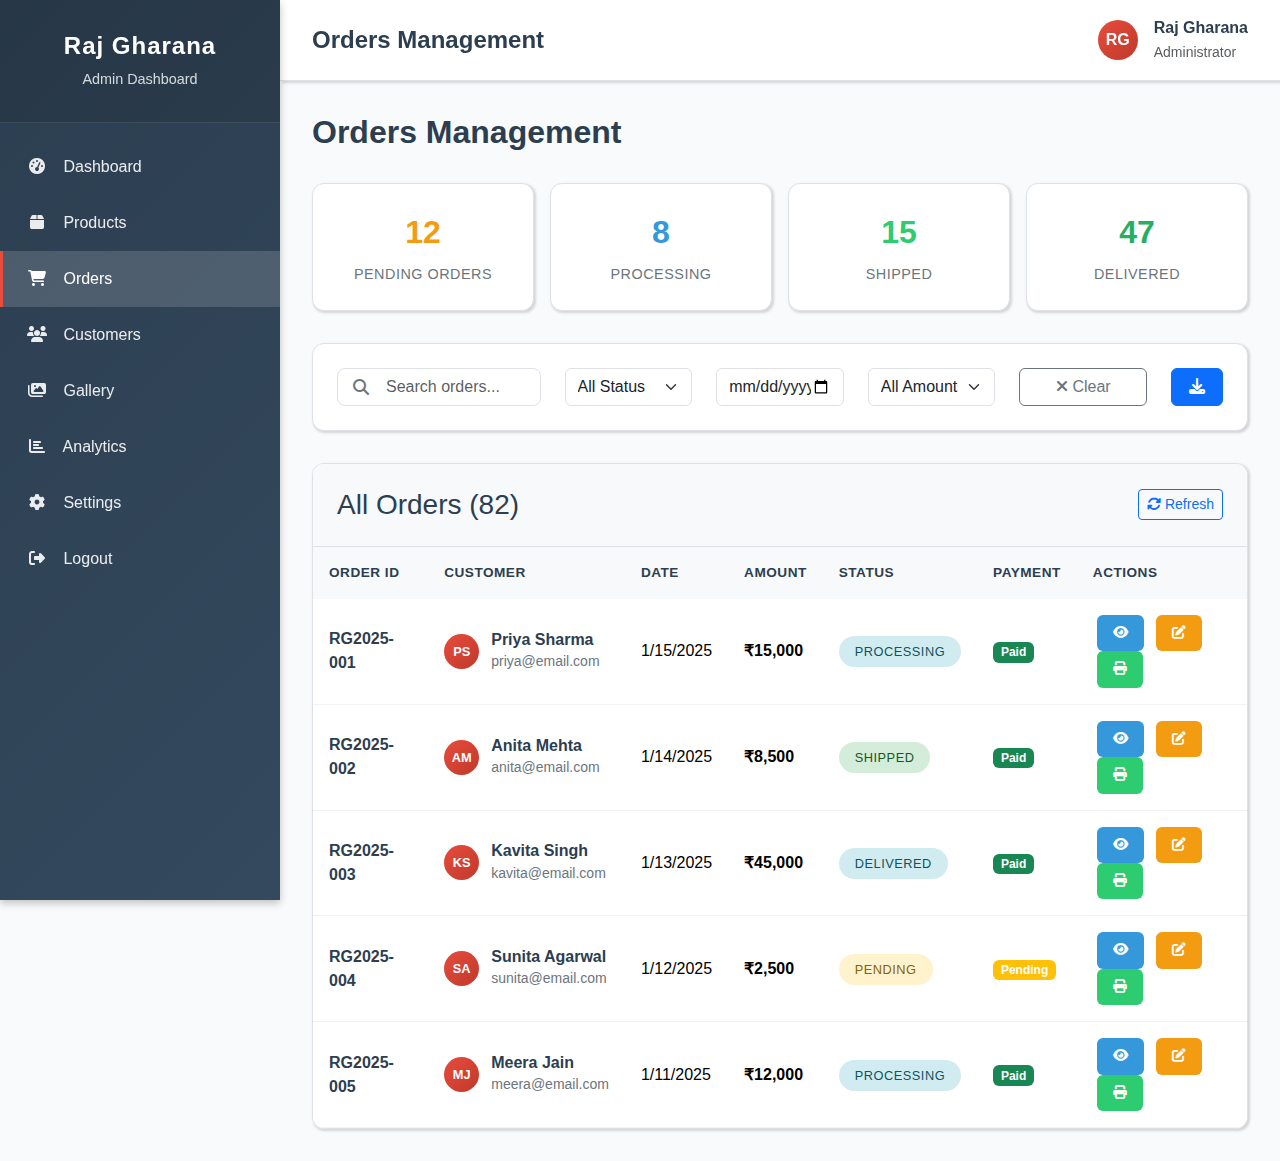
<file: orders-page.html>
<!DOCTYPE html>
<html lang="en">
<head>
    <meta charset="UTF-8">
    <meta name="viewport" content="width=device-width, initial-scale=1.0">
    <title>Orders Management - Raj Gharana Admin</title>
    <link href="https://cdn.jsdelivr.net/npm/bootstrap@5.3.3/dist/css/bootstrap.min.css" rel="stylesheet">
    <link href="https://cdnjs.cloudflare.com/ajax/libs/font-awesome/6.4.0/css/all.min.css" rel="stylesheet">
    <style>
        :root {
            --primary-color: #2c3e50;
            --secondary-color: #f8f9fa;
            --accent-color: #e74c3c;
            --text-dark: #2c3e50;
            --text-light: #6c757d;
            --border-color: #dee2e6;
            --shadow: rgba(0, 0, 0, 0.15) 1.95px 1.95px 2.6px;
            --shadow-hover: rgba(0, 0, 0, 0.24) 0px 3px 8px;
        }

        * {
            margin: 0;
            padding: 0;
            box-sizing: border-box;
        }

        body {
            font-family: 'Segoe UI', Tahoma, Geneva, Verdana, sans-serif;
            background-color: #f9fafb;
            color: var(--text-dark);
        }

        /* Sidebar Styles */
        #sidebar {
            height: 100vh;
            background: linear-gradient(135deg, var(--primary-color) 0%, #34495e 100%);
            color: white;
            padding: 0;
            position: fixed;
            left: 0;
            top: 0;
            width: 280px;
            z-index: 1000;
            box-shadow: var(--shadow-hover);
            transition: all 0.3s ease;
        }

        .sidebar-header {
            padding: 2rem 1.5rem;
            border-bottom: 1px solid rgba(255, 255, 255, 0.1);
            text-align: center;
            background: rgba(0, 0, 0, 0.1);
        }

        .sidebar-header h3 {
            margin: 0;
            font-weight: 600;
            font-size: 1.5rem;
            letter-spacing: 1px;
        }

        .sidebar-header .subtitle {
            font-size: 0.9rem;
            opacity: 0.8;
            margin-top: 0.5rem;
        }

        .sidebar-menu {
            padding: 1rem 0;
        }

        .menu-item {
            display: block;
            padding: 1rem 1.5rem;
            color: rgba(255, 255, 255, 0.9);
            text-decoration: none;
            transition: all 0.3s ease;
            border-left: 3px solid transparent;
            position: relative;
        }

        .menu-item:hover {
            background: rgba(255, 255, 255, 0.1);
            color: white;
            border-left-color: var(--accent-color);
            transform: translateX(5px);
        }

        .menu-item.active {
            background: rgba(255, 255, 255, 0.15);
            color: white;
            border-left-color: var(--accent-color);
        }

        .menu-item i {
            width: 20px;
            margin-right: 12px;
            text-align: center;
        }

        /* Main Content */
        #main-content {
            margin-left: 280px;
            min-height: 100vh;
            transition: all 0.3s ease;
        }

        .top-navbar {
            background: white;
            padding: 1rem 2rem;
            box-shadow: var(--shadow);
            border-bottom: 1px solid var(--border-color);
            position: sticky;
            top: 0;
            z-index: 999;
        }

        .navbar-brand {
            font-size: 1.5rem;
            font-weight: 600;
            color: var(--primary-color);
            text-decoration: none;
        }

        .user-profile {
            display: flex;
            align-items: center;
            gap: 1rem;
        }

        .user-avatar {
            width: 40px;
            height: 40px;
            border-radius: 50%;
            background: linear-gradient(135deg, var(--accent-color), #c0392b);
            display: flex;
            align-items: center;
            justify-content: center;
            color: white;
            font-weight: 600;
        }

        /* Page Content */
        .page-content {
            padding: 2rem;
        }

        .page-header {
            display: flex;
            justify-content: space-between;
            align-items: center;
            margin-bottom: 2rem;
        }

        .page-title {
            font-size: 2rem;
            font-weight: 600;
            color: var(--primary-color);
            margin: 0;
        }

        /* Stats Cards */
        .stats-row {
            display: grid;
            grid-template-columns: repeat(auto-fit, minmax(200px, 1fr));
            gap: 1rem;
            margin-bottom: 2rem;
        }

        .stat-card {
            background: white;
            border-radius: 12px;
            padding: 1.5rem;
            box-shadow: var(--shadow);
            border: 1px solid var(--border-color);
            text-align: center;
            transition: all 0.3s ease;
        }

        .stat-card:hover {
            transform: translateY(-3px);
            box-shadow: var(--shadow-hover);
        }

        .stat-number {
            font-size: 2rem;
            font-weight: 700;
            color: var(--primary-color);
            margin-bottom: 0.5rem;
        }

        .stat-label {
            color: var(--text-light);
            font-size: 0.9rem;
            text-transform: uppercase;
            letter-spacing: 0.5px;
        }

        .stat-card.pending .stat-number { color: #f39c12; }
        .stat-card.processing .stat-number { color: #3498db; }
        .stat-card.shipped .stat-number { color: #2ecc71; }
        .stat-card.delivered .stat-number { color: #27ae60; }

        /* Filters Section */
        .filters-section {
            background: white;
            border-radius: 12px;
            padding: 1.5rem;
            box-shadow: var(--shadow);
            border: 1px solid var(--border-color);
            margin-bottom: 2rem;
        }

        .search-box {
            position: relative;
        }

        .search-box input {
            padding-left: 3rem;
            border-radius: 8px;
            border: 1px solid var(--border-color);
        }

        .search-box i {
            position: absolute;
            left: 1rem;
            top: 50%;
            transform: translateY(-50%);
            color: var(--text-light);
        }

        /* Orders Table */
        .orders-container {
            background: white;
            border-radius: 12px;
            box-shadow: var(--shadow);
            border: 1px solid var(--border-color);
            overflow: hidden;
        }

        .orders-header {
            padding: 1.5rem;
            border-bottom: 1px solid var(--border-color);
            background: #f8f9fa;
            display: flex;
            justify-content: space-between;
            align-items: center;
        }

        .table {
            margin: 0;
        }

        .table th {
            background: #f8f9fa;
            border: none;
            padding: 1rem;
            font-weight: 600;
            color: var(--text-dark);
            text-transform: uppercase;
            font-size: 0.85rem;
            letter-spacing: 0.5px;
        }

        .table td {
            border: none;
            padding: 1rem;
            vertical-align: middle;
            border-bottom: 1px solid #f1f3f4;
        }

        .table tbody tr:hover {
            background: #f8f9fa;
        }

        .order-id {
            font-weight: 600;
            color: var(--primary-color);
        }

        .customer-info {
            display: flex;
            align-items: center;
            gap: 0.75rem;
        }

        .customer-avatar {
            width: 35px;
            height: 35px;
            border-radius: 50%;
            background: linear-gradient(135deg, var(--accent-color), #c0392b);
            display: flex;
            align-items: center;
            justify-content: center;
            color: white;
            font-weight: 600;
            font-size: 0.8rem;
        }

        .customer-details h6 {
            margin: 0;
            font-weight: 600;
            color: var(--text-dark);
        }

        .customer-details small {
            color: var(--text-light);
        }

        .status-badge {
            padding: 0.5rem 1rem;
            border-radius: 20px;
            font-size: 0.8rem;
            font-weight: 500;
            text-transform: uppercase;
            letter-spacing: 0.5px;
        }

        .status-pending { background: #fff3cd; color: #856404; }
        .status-processing { background: #d1ecf1; color: #0c5460; }
        .status-shipped { background: #d4edda; color: #155724; }
        .status-delivered { background: #d1ecf1; color: #0c5460; }
        .status-cancelled { background: #f8d7da; color: #721c24; }

        .btn-action {
            padding: 0.5rem 1rem;
            border-radius: 6px;
            font-size: 0.85rem;
            font-weight: 500;
            text-decoration: none;
            transition: all 0.3s ease;
            border: none;
            cursor: pointer;
            margin: 0 0.25rem;
        }

        .btn-view {
            background: #3498db;
            color: white;
        }

        .btn-view:hover {
            background: #2980b9;
            color: white;
        }

        .btn-edit {
            background: #f39c12;
            color: white;
        }

        .btn-edit:hover {
            background: #e67e22;
            color: white;
        }

        .btn-print {
            background: #2ecc71;
            color: white;
        }

        .btn-print:hover {
            background: #27ae60;
            color: white;
        }

        /* Order Details Modal */
        .modal-content {
            border-radius: 12px;
            border: none;
            box-shadow: var(--shadow-hover);
        }

        .modal-header {
            background: linear-gradient(135deg, var(--primary-color), #34495e);
            color: white;
            border-radius: 12px 12px 0 0;
        }

        .modal-header .btn-close {
            filter: invert(1);
        }

        .order-summary {
            background: #f8f9fa;
            border-radius: 8px;
            padding: 1rem;
            margin-bottom: 1rem;
        }

        .order-items {
            border: 1px solid var(--border-color);
            border-radius: 8px;
            overflow: hidden;
        }

        .order-item {
            display: flex;
            align-items: center;
            padding: 1rem;
            border-bottom: 1px solid var(--border-color);
        }

        .order-item:last-child {
            border-bottom: none;
        }

        .item-image {
            width: 60px;
            height: 60px;
            background: #f8f9fa;
            border-radius: 8px;
            display: flex;
            align-items: center;
            justify-content: center;
            margin-right: 1rem;
            color: var(--text-light);
        }

        .item-details {
            flex: 1;
        }

        .item-name {
            font-weight: 600;
            margin-bottom: 0.25rem;
        }

        .item-price {
            color: var(--accent-color);
            font-weight: 600;
        }

        /* Responsive Design */
        @media (max-width: 768px) {
            #sidebar {
                transform: translateX(-100%);
                width: 280px;
            }

            #sidebar.show {
                transform: translateX(0);
            }

            #main-content {
                margin-left: 0;
            }

            .stats-row {
                grid-template-columns: repeat(2, 1fr);
            }

            .page-content {
                padding: 1rem;
            }

            .top-navbar {
                padding: 1rem;
            }

            .page-header {
                flex-direction: column;
                gap: 1rem;
                align-items: stretch;
            }

            .table-responsive {
                font-size: 0.85rem;
            }
        }

        /* Mobile Menu Toggle */
        .mobile-menu-toggle {
            display: none;
            background: none;
            border: none;
            font-size: 1.5rem;
            color: var(--primary-color);
            cursor: pointer;
        }

        @media (max-width: 768px) {
            .mobile-menu-toggle {
                display: block;
            }
        }

        /* Custom Scrollbar */
        ::-webkit-scrollbar {
            width: 6px;
        }

        ::-webkit-scrollbar-track {
            background: #f1f1f1;
        }

        ::-webkit-scrollbar-thumb {
            background: #c1c1c1;
            border-radius: 3px;
        }

        ::-webkit-scrollbar-thumb:hover {
            background: #a8a8a8;
        }
    </style>
</head>
<body>
    <!-- Sidebar -->
    <div id="sidebar">
        <div class="sidebar-header">
            <h3>Raj Gharana</h3>
            <div class="subtitle">Admin Dashboard</div>
        </div>
        <nav class="sidebar-menu">
            <a href="admin-panel.html" class="menu-item">
                <i class="fas fa-tachometer-alt"></i>
                Dashboard
            </a>
            <a href="products-page.html" class="menu-item">
                <i class="fas fa-box"></i>
                Products
            </a>
            <a href="orders-page.html" class="menu-item active">
                <i class="fas fa-shopping-cart"></i>
                Orders
            </a>
            <a href="customers-page.html" class="menu-item">
                <i class="fas fa-users"></i>
                Customers
            </a>
            <a href="#" class="menu-item">
                <i class="fas fa-images"></i>
                Gallery
            </a>
            <a href="#" class="menu-item">
                <i class="fas fa-chart-bar"></i>
                Analytics
            </a>
            <a href="#" class="menu-item">
                <i class="fas fa-cog"></i>
                Settings
            </a>
            <a href="#" class="menu-item">
                <i class="fas fa-sign-out-alt"></i>
                Logout
            </a>
        </nav>
    </div>

    <!-- Main Content -->
    <div id="main-content">
        <!-- Top Navbar -->
        <nav class="top-navbar">
            <div class="d-flex justify-content-between align-items-center">
                <div class="d-flex align-items-center">
                    <button class="mobile-menu-toggle me-3">
                        <i class="fas fa-bars"></i>
                    </button>
                    <a href="#" class="navbar-brand">Orders Management</a>
                </div>
                <div class="user-profile">
                    <div class="user-avatar">RG</div>
                    <div>
                        <div class="fw-bold">Raj Gharana</div>
                        <small class="text-muted">Administrator</small>
                    </div>
                </div>
            </div>
        </nav>

        <!-- Page Content -->
        <div class="page-content">
            <!-- Page Header -->
            <div class="page-header">
                <h1 class="page-title">Orders Management</h1>
            </div>

            <!-- Stats Row -->
            <div class="stats-row">
                <div class="stat-card pending">
                    <div class="stat-number">12</div>
                    <div class="stat-label">Pending Orders</div>
                </div>
                <div class="stat-card processing">
                    <div class="stat-number">8</div>
                    <div class="stat-label">Processing</div>
                </div>
                <div class="stat-card shipped">
                    <div class="stat-number">15</div>
                    <div class="stat-label">Shipped</div>
                </div>
                <div class="stat-card delivered">
                    <div class="stat-number">47</div>
                    <div class="stat-label">Delivered</div>
                </div>
            </div>

            <!-- Filters Section -->
            <div class="filters-section">
                <div class="row">
                    <div class="col-md-3">
                        <div class="search-box">
                            <i class="fas fa-search"></i>
                            <input type="text" class="form-control" placeholder="Search orders..." id="searchInput">
                        </div>
                    </div>
                    <div class="col-md-2">
                        <select class="form-select" id="statusFilter">
                            <option value="">All Status</option>
                            <option value="pending">Pending</option>
                            <option value="processing">Processing</option>
                            <option value="shipped">Shipped</option>
                            <option value="delivered">Delivered</option>
                            <option value="cancelled">Cancelled</option>
                        </select>
                    </div>
                    <div class="col-md-2">
                        <input type="date" class="form-control" id="dateFilter">
                    </div>
                    <div class="col-md-2">
                        <select class="form-select" id="amountFilter">
                            <option value="">All Amounts</option>
                            <option value="0-5000">₹0 - ₹5,000</option>
                            <option value="5000-15000">₹5,000 - ₹15,000</option>
                            <option value="15000-30000">₹15,000 - ₹30,000</option>
                            <option value="30000+">₹30,000+</option>
                        </select>
                    </div>
                    <div class="col-md-2">
                        <button class="btn btn-outline-secondary w-100" onclick="clearFilters()">
                            <i class="fas fa-times"></i> Clear
                        </button>
                    </div>
                    <div class="col-md-1">
                        <button class="btn btn-primary w-100" onclick="exportOrders()">
                            <i class="fas fa-download"></i>
                        </button>
                    </div>
                </div>
            </div>

            <!-- Orders Table -->
            <div class="orders-container">
                <div class="orders-header">
                    <h3 class="mb-0">All Orders (82)</h3>
                    <div class="d-flex gap-2">
                        <button class="btn btn-outline-primary btn-sm" onclick="refreshOrders()">
                            <i class="fas fa-sync-alt"></i> Refresh
                        </button>
                    </div>
                </div>
                <div class="table-responsive">
                    <table class="table">
                        <thead>
                            <tr>
                                <th>Order ID</th>
                                <th>Customer</th>
                                <th>Date</th>
                                <th>Amount</th>
                                <th>Status</th>
                                <th>Payment</th>
                                <th>Actions</th>
                            </tr>
                        </thead>
                        <tbody id="ordersTableBody">
                            <!-- Orders will be dynamically generated -->
                        </tbody>
                    </table>
                </div>
            </div>
        </div>
    </div>

    <!-- Order Details Modal -->
    <div class="modal fade" id="orderDetailsModal" tabindex="-1">
        <div class="modal-dialog modal-lg">
            <div class="modal-content">
                <div class="modal-header">
                    <h5 class="modal-title">Order Details</h5>
                    <button type="button" class="btn-close" data-bs-dismiss="modal"></button>
                </div>
                <div class="modal-body" id="orderDetailsContent">
                    <!-- Order details will be populated here -->
                </div>
                <div class="modal-footer">
                    <button type="button" class="btn btn-secondary" data-bs-dismiss="modal">Close</button>
                    <button type="button" class="btn btn-primary" onclick="printOrder()">Print Order</button>
                </div>
            </div>
        </div>
    </div>

    <script src="https://cdn.jsdelivr.net/npm/bootstrap@5.3.3/dist/js/bootstrap.bundle.min.js"></script>
    <script>
        // Sample orders data
        const orders = [
            {
                id: 'RG2025-001',
                customer: { name: 'Priya Sharma', email: 'priya@email.com', phone: '+91 98765 43210' },
                date: '2025-01-15',
                amount: 15000,
                status: 'processing',
                payment: 'Paid',
                items: [
                    { name: 'Royal Lehenga Set', price: 15000, quantity: 1, image: 'fas fa-image' }
                ],
                shipping: {
                    address: '123, Civil Lines, Bikaner, Rajasthan 334001',
                    method: 'Standard Delivery'
                }
            },
            {
                id: 'RG2025-002',
                customer: { name: 'Anita Mehta', email: 'anita@email.com', phone: '+91 98765 43211' },
                date: '2025-01-14',
                amount: 8500,
                status: 'shipped',
                payment: 'Paid',
                items: [
                    { name: 'Designer Saree Collection', price: 8500, quantity: 1, image: 'fas fa-image' }
                ],
                shipping: {
                    address: '456, Station Road, Bikaner, Rajasthan 334001',
                    method: 'Express Delivery'
                }
            },
            {
                id: 'RG2025-003',
                customer: { name: 'Kavita Singh', email: 'kavita@email.com', phone: '+91 98765 43212' },
                date: '2025-01-13',
                amount: 45000,
                status: 'delivered',
                payment: 'Paid',
                items: [
                    { name: 'Bridal Wear Set', price: 45000, quantity: 1, image: 'fas fa-image' }
                ],
                shipping: {
                    address: '789, Rampuria Street, Bikaner, Rajasthan 334001',
                    method: 'Premium Delivery'
                }
            },
            {
                id: 'RG2025-004',
                customer: { name: 'Sunita Agarwal', email: 'sunita@email.com', phone: '+91 98765 43213' },
                date: '2025-01-12',
                amount: 2500,
                status: 'pending',
                payment: 'Pending',
                items: [
                    { name: 'Casual Kurti Set', price: 2500, quantity: 1, image: 'fas fa-image' }
                ],
                shipping: {
                    address: '321, Junagarh Fort Area, Bikaner, Rajasthan 334001',
                    method: 'Standard Delivery'
                }
            },
            {
                id: 'RG2025-005',
                customer: { name: 'Meera Jain', email: 'meera@email.com', phone: '+91 98765 43214' },
                date: '2025-01-11',
                amount: 12000,
                status: 'processing',
                payment: 'Paid',
                items: [
                    { name: 'Party Wear Lehenga', price: 12000, quantity: 1, image: 'fas fa-image' }
                ],
                shipping: {
                    address: '654, Lalgarh Palace Road, Bikaner, Rajasthan 334001',
                    method: 'Standard Delivery'
                }
            }
        ];

        // Render orders table
        function renderOrders(ordersToRender = orders) {
            const tbody = document.getElementById('ordersTableBody');
            tbody.innerHTML = '';

            ordersToRender.forEach(order => {
                const statusClass = `status-${order.status}`;
                const statusText = order.status.charAt(0).toUpperCase() + order.status.slice(1);
                
                const customerInitials = order.customer.name.split(' ').map(n => n[0]).join('').toUpperCase();
                
                const row = `
                    <tr>
                        <td><span class="order-id">${order.id}</span></td>
                        <td>
                            <div class="customer-info">
                                <div class="customer-avatar">${customerInitials}</div>
                                <div class="customer-details">
                                    <h6>${order.customer.name}</h6>
                                    <small>${order.customer.email}</small>
                                </div>
                            </div>
                        </td>
                        <td>${new Date(order.date).toLocaleDateString()}</td>
                        <td><strong>₹${order.amount.toLocaleString()}</strong></td>
                        <td><span class="status-badge ${statusClass}">${statusText}</span></td>
                        <td><span class="badge ${order.payment === 'Paid' ? 'bg-success' : 'bg-warning'}">${order.payment}</span></td>
                        <td>
                            <button class="btn-action btn-view" onclick="viewOrder('${order.id}')">
                                <i class="fas fa-eye"></i>
                            </button>
                            <button class="btn-action btn-edit" onclick="editOrder('${order.id}')">
                                <i class="fas fa-edit"></i>
                            </button>
                            <button class="btn-action btn-print" onclick="printOrder('${order.id}')">
                                <i class="fas fa-print"></i>
                            </button>
                        </td>
                    </tr>
                `;
                tbody.innerHTML += row;
            });
        }

        // View order details
        function viewOrder(orderId) {
            const order = orders.find(o => o.id === orderId);
            if (!order) return;

            const content = `
                <div class="order-summary">
                    <div class="row">
                        <div class="col-md-6">
                            <h6>Order Information</h6>
                            <p><strong>Order ID:</strong> ${order.id}</p>
                            <p><strong>Date:</strong> ${new Date(order.date).toLocaleDateString()}</p>
                            <p><strong>Status:</strong> <span class="status-badge status-${order.status}">${order.status.charAt(0).toUpperCase() + order.status.slice(1)}</span></p>
                        </div>
                        <div class="col-md-6">
                            <h6>Customer Information</h6>
                            <p><strong>Name:</strong> ${order.customer.name}</p>
                            <p><strong>Email:</strong> ${order.customer.email}</p>
                            <p><strong>Phone:</strong> ${order.customer.phone}</p>
                        </div>
                    </div>
                </div>

                <div class="order-items">
                    <h6 class="p-3 mb-0 bg-light">Order Items</h6>
                    ${order.items.map(item => `
                        <div class="order-item">
                            <div class="item-image">
                                <i class="${item.image}"></i>
                            </div>
                            <div class="item-details">
                                <div class="item-name">${item.name}</div>
                                <div class="item-price">₹${item.price.toLocaleString()} × ${item.quantity}</div>
                            </div>
                        </div>
                    `).join('')}
                </div>

                <div class="mt-3">
                    <h6>Shipping Information</h6>
                    <p><strong>Address:</strong> ${order.shipping.address}</p>
                    <p><strong>Method:</strong> ${order.shipping.method}</p>
                </div>

                <div class="mt-3 text-end">
                    <h5>Total Amount: <span class="text-primary">₹${order.amount.toLocaleString()}</span></h5>
                </div>
            `;

            document.getElementById('orderDetailsContent').innerHTML = content;
            new bootstrap.Modal(document.getElementById('orderDetailsModal')).show();
        }

        // Edit order status
        function editOrder(orderId) {
            const order = orders.find(o => o.id === orderId);
            if (!order) return;

            const newStatus = prompt('Update order status:', order.status);
            if (newStatus && newStatus !== order.status) {
                order.status = newStatus.toLowerCase();
                renderOrders();
                alert('Order status updated successfully!');
            }
        }

        // Print order
        function printOrder(orderId) {
            if (orderId) {
                const order = orders.find(o => o.id === orderId);
                if (order) {
                    window.print();
                }
            } else {
                window.print();
            }
        }

        // Search functionality
        document.getElementById('searchInput').addEventListener('input', function() {
            const searchTerm = this.value.toLowerCase();
            const filteredOrders = orders.filter(order => 
                order.id.toLowerCase().includes(searchTerm) ||
                order.customer.name.toLowerCase().includes(searchTerm) ||
                order.customer.email.toLowerCase().includes(searchTerm)
            );
            renderOrders(filteredOrders);
        });

        // Status filter
        document.getElementById('statusFilter').addEventListener('change', function() {
            const status = this.value;
            if (status === '') {
                renderOrders();
            } else {
                const filteredOrders = orders.filter(order => order.status === status);
                renderOrders(filteredOrders);
            }
        });

        // Date filter
        document.getElementById('dateFilter').addEventListener('change', function() {
            const selectedDate = this.value;
            if (selectedDate === '') {
                renderOrders();
            } else {
                const filteredOrders = orders.filter(order => order.date === selectedDate);
                renderOrders(filteredOrders);
            }
        });

        // Amount filter
        document.getElementById('amountFilter').addEventListener('change', function() {
            const range = this.value;
            if (range === '') {
                renderOrders();
            } else {
                let filteredOrders = [];
                switch(range) {
                    case '0-5000':
                        filteredOrders = orders.filter(order => order.amount >= 0 && order.amount <= 5000);
                        break;
                    case '5000-15000':
                        filteredOrders = orders.filter(order => order.amount > 5000 && order.amount <= 15000);
                        break;
                    case '15000-30000':
                        filteredOrders = orders.filter(order => order.amount > 15000 && order.amount <= 30000);
                        break;
                    case '30000+':
                        filteredOrders = orders.filter(order => order.amount > 30000);
                        break;
                }
                renderOrders(filteredOrders);
            }
        });

        // Clear filters
        function clearFilters() {
            document.getElementById('searchInput').value = '';
            document.getElementById('statusFilter').value = '';
            document.getElementById('dateFilter').value = '';
            document.getElementById('amountFilter').value = '';
            renderOrders();
        }

        // Export orders
        function exportOrders() {
            alert('Exporting orders to CSV...');
        }

        // Refresh orders
        function refreshOrders() {
            renderOrders();
            alert('Orders refreshed!');
        }

        // Mobile menu toggle
        document.querySelector('.mobile-menu-toggle').addEventListener('click', function() {
            document.getElementById('sidebar').classList.toggle('show');
        });

        // Close sidebar when clicking outside on mobile
        document.addEventListener('click', function(event) {
            const sidebar = document.getElementById('sidebar');
            const toggle = document.querySelector('.mobile-menu-toggle');
            
            if (window.innerWidth <= 768 && 
                !sidebar.contains(event.target) && 
                !toggle.contains(event.target)) {
                sidebar.classList.remove('show');
            }
        });

        // Initialize
        document.addEventListener('DOMContentLoaded', function() {
            renderOrders();
        });
    </script>
</body>
</html>
</file>
